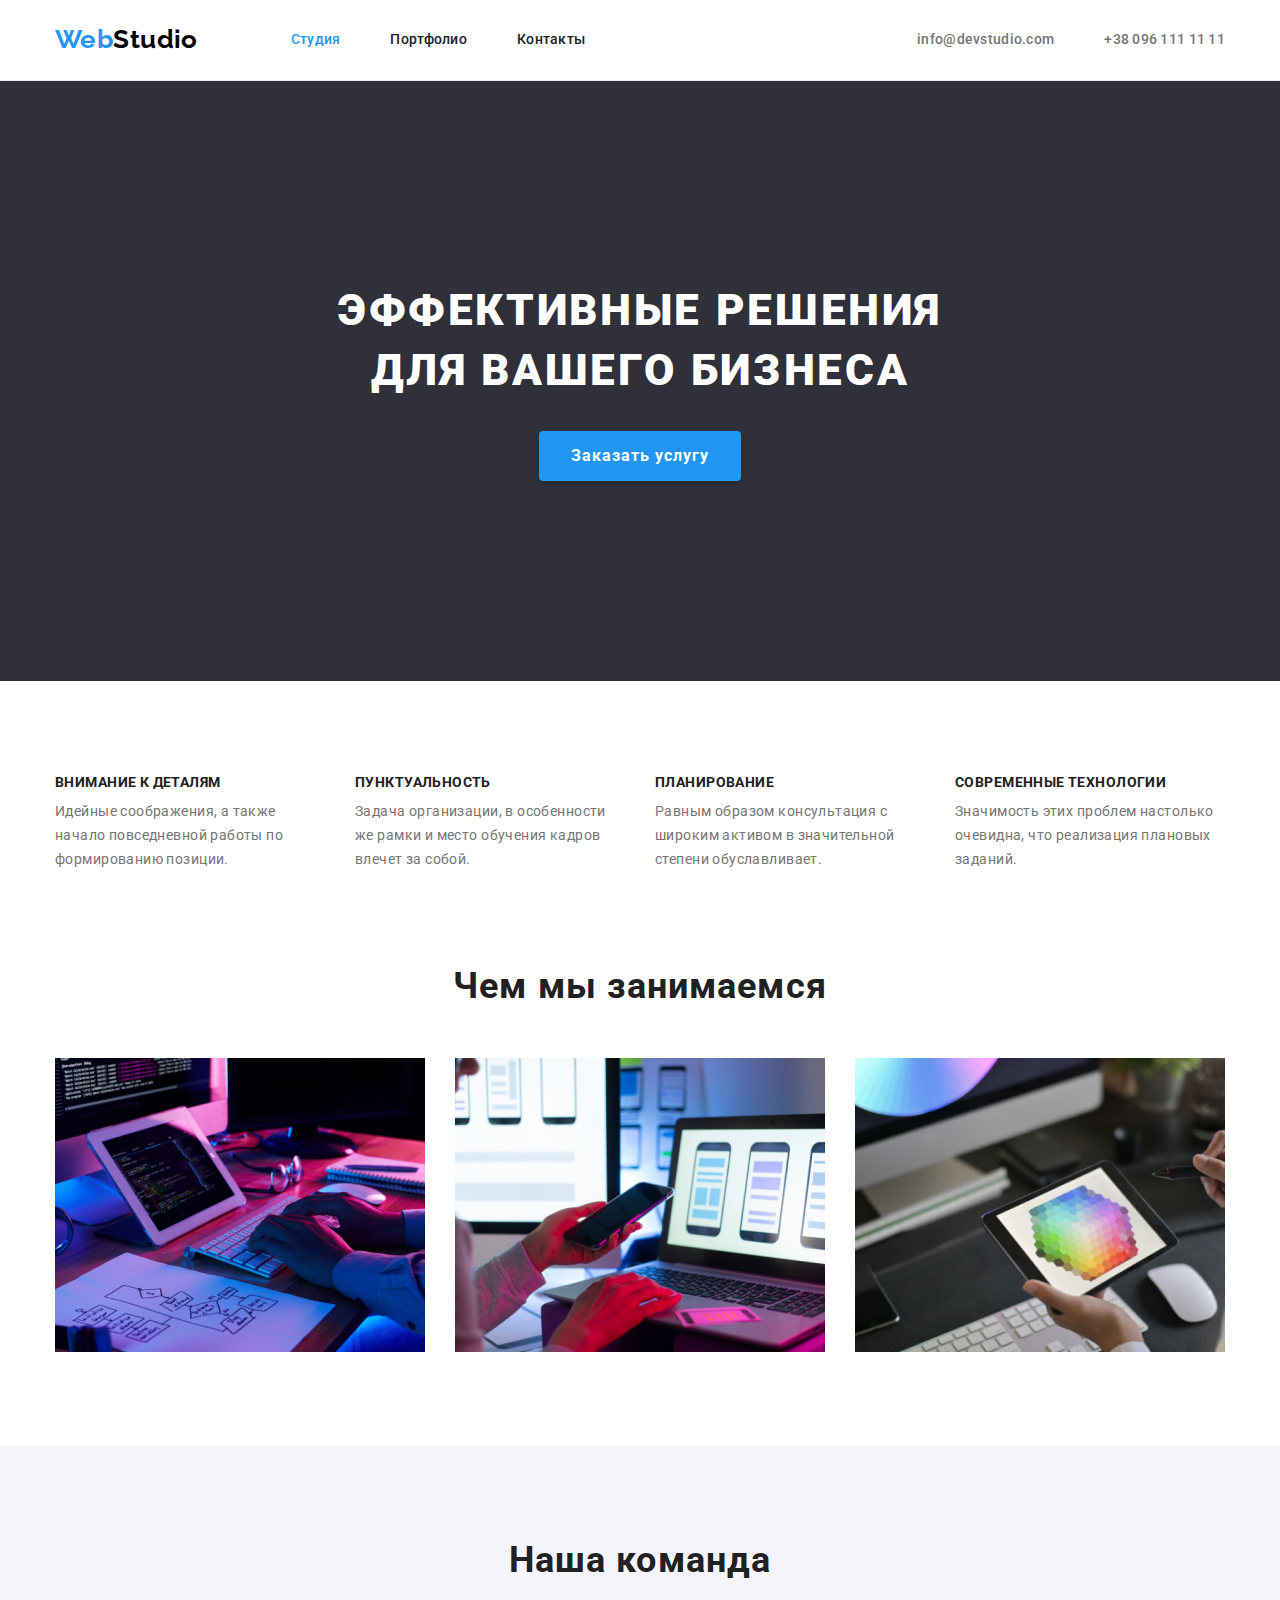
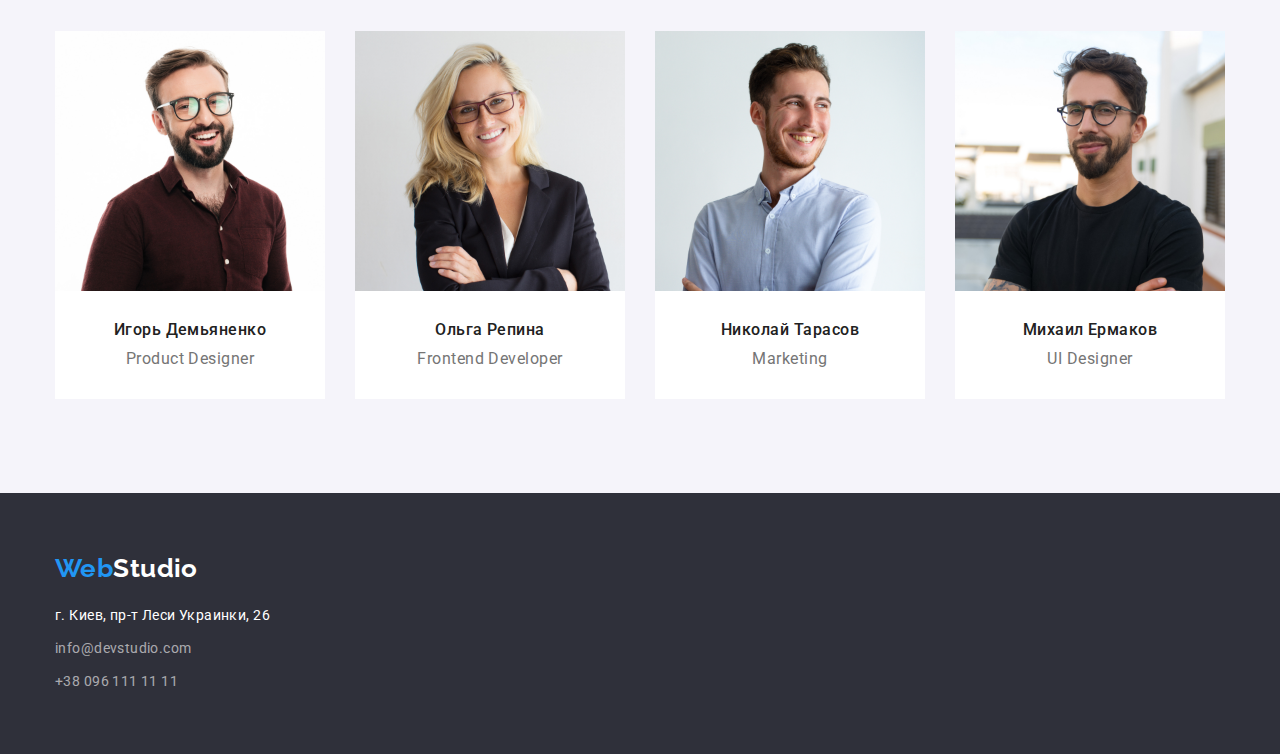
<file: index.html>
<!DOCTYPE html>
<html lang="ru"> 
  <head>
    <meta charset="UTF-8" />
    <meta http-equiv="X-UA-Compatible" content="IE=edge" />
    <meta name="viewport" content="width=device-width, initial-scale=1.0" />
    <title>Document</title>
    <link rel="preconnect" href="https://fonts.googleapis.com">
<link rel="preconnect" href="https://fonts.gstatic.com" crossorigin>
<link href="https://fonts.googleapis.com/css2?family=Raleway:wght@700&family=Roboto:wght@400;500;700;900&display=swap" rel="stylesheet">
 <link rel="stylesheet" href="https://cdnjs.cloudflare.com/ajax/libs/modern-normalize/1.1.0/modern-normalize.min.css">
    <link rel="stylesheet" href="./css/styles.css" />
  </head>
  <body>
    <body>
    <!--Шапка-->
    <header class="page-header">
      <div class="container page-header-container">
      <nav class="page-nav">
        <a class="logo link logo-header"  href="">Web<span class="black-logo">Studio</span></a>
        <ul class="page-header-list list" >
          <li class="page-header-item"><a href="" class="menu-link link current link">Студия</a></li>
          <li class="page-header-item"><a href="./portfolio.html" class="menu-link link">Портфолио</a></li>
          <li class="page-header-item"><a href="" class="menu-link link">Контакты</a></li>
        </ul>
         </nav> 
      <ul class="contact-list list">
        <li class="header-contact-item">
            <a class="contact-link link" href="mailto:info@devstudio.com">info@devstudio.com</a></li>
        <li class="header-contact-item">
            <a class="contact-link link" href="tel:+380961111111">+38 096 111 11 11</a></li>
      </ul>
    </div>
    </header>
    <main>
    <section class="hero">
      <div class="container">
      <h1 class="hero-title">Эффективные решения для вашего бизнеса</h1>
      <button class="button" type="button">Заказать услугу</button>
      </div> 
    </section>
    <section class="section">
      <div class="container">
      <!--Особенности-->
      <h2  class="visually-hidden">Особенности</h2>
      <ul class="feature-list list">
        <li class="feature-list-item">
          <h3 class="feature-subtitle">Внимание к деталям</h3>
          <p class="feature-text">
            Идейные соображения, а также начало повседневной работы по
            формированию позиции.
          </p>
        </li>
        <li class="feature-list-item">
          <h3 class="feature-subtitle">Пунктуальность</h3>
          <p class="feature-text">
            Задача организации, в особенности же рамки и место обучения кадров
            влечет за собой.
          </p>
        </li>
        <li class="feature-list-item">
          <h3 class="feature-subtitle">Планирование</h3>
          <p class="feature-text">
            Равным образом консультация с широким активом в значительной степени
            обуславливает.
          </p>
        </li>
        <li class="feature-list-item">
          <h3 class="feature-subtitle">Современные технологии</h3>
          <p class="feature-text">
            Значимость этих проблем настолько очевидна, что реализация плановых
            заданий.
          </p>
        </li>
      </ul>
      </div>
    </section>
    <section class="we-do section">
      <div class="container">
      <!--Чем мы занимаемся-->
      <h2 class="section-title">Чем мы занимаемся</h2>
      <ul class="we-do-list list">
        <li class="we-do-item">  
            <img class="we-do-img" src="./images/box-1(2).jpg" width="370" alt="photo1" /></li>
        <li class="we-do-item">
                <img class="we-do-img" src="./images/box-2(2).jpg" width="370" alt="photo2" /></li>
        <li class="we-do-item">
            <img class="we-do-img" src="./images/box-3(2).jpg" width="370" alt="photo3" /></li>
      </ul>
      </div>
    </section>
    <section class="section our-team">
      <div class="container">
      <!--Наша команда-->
      <h2 class="section-title">Наша команда</h2>
      <ul class="team-list list">
        <li class="team-list-item">
          <img src="./images/img.jpg" width="270" alt="photo4" />
          <h3 class="team-subtitle">Игорь Демьяненко</h3>
          <p class="team-text">Product Designer</p>
        </li>
        <li class="team-list-item">
          <img src="./images/img(1).jpg" width="270" alt="photo5" />
          <h3 class="team-subtitle">Ольга Репина</h3>
          <p class="team-text">Frontend Developer</p>
        </li>
        <li class="team-list-item">
          <img src="./images/img(2).jpg" width="270" alt="photo6" />
          <h3 class="team-subtitle">Николай Тарасов</h3>
          <p class="team-text">Marketing</p>
        </li>
        <li class="team-list-item">
          <img src="./images/img(3).jpg" width="270" alt="photo7" />
          <h3 class="team-subtitle">Михаил Ермаков</h3>
          <p class="team-text">UI Designer</p>
        </li>
      </ul>
    </div>
    </section>
</main>
<!--Футер-->
<footer class="footer">
  <div class="container">
    <a href="" class="logo link ">Web<span class="white-logo">Studio</span></a>
    <address class="address">
        <ul class="list">
            <li class="footer-link"><a class="footer-contact-link link address"
                 href="https://goo.gl/maps/zsof2jkgk754hyyD6" target="_blank">г. Киев, пр-т Леси Украинки, 26</a></li>
            <li class="footer-link"><a class="footer-contact-link link "
                 href="mailto:info@devstudio.com">info@devstudio.com</a></li>
            <li class="footer-link"><a class="footer-contact-link link "
                 href="tel:+380961111111">+38 096 111 11 11</a></li>
        </ul> 
    </address>
     </div>
</footer>
</body>
</html>
</file>
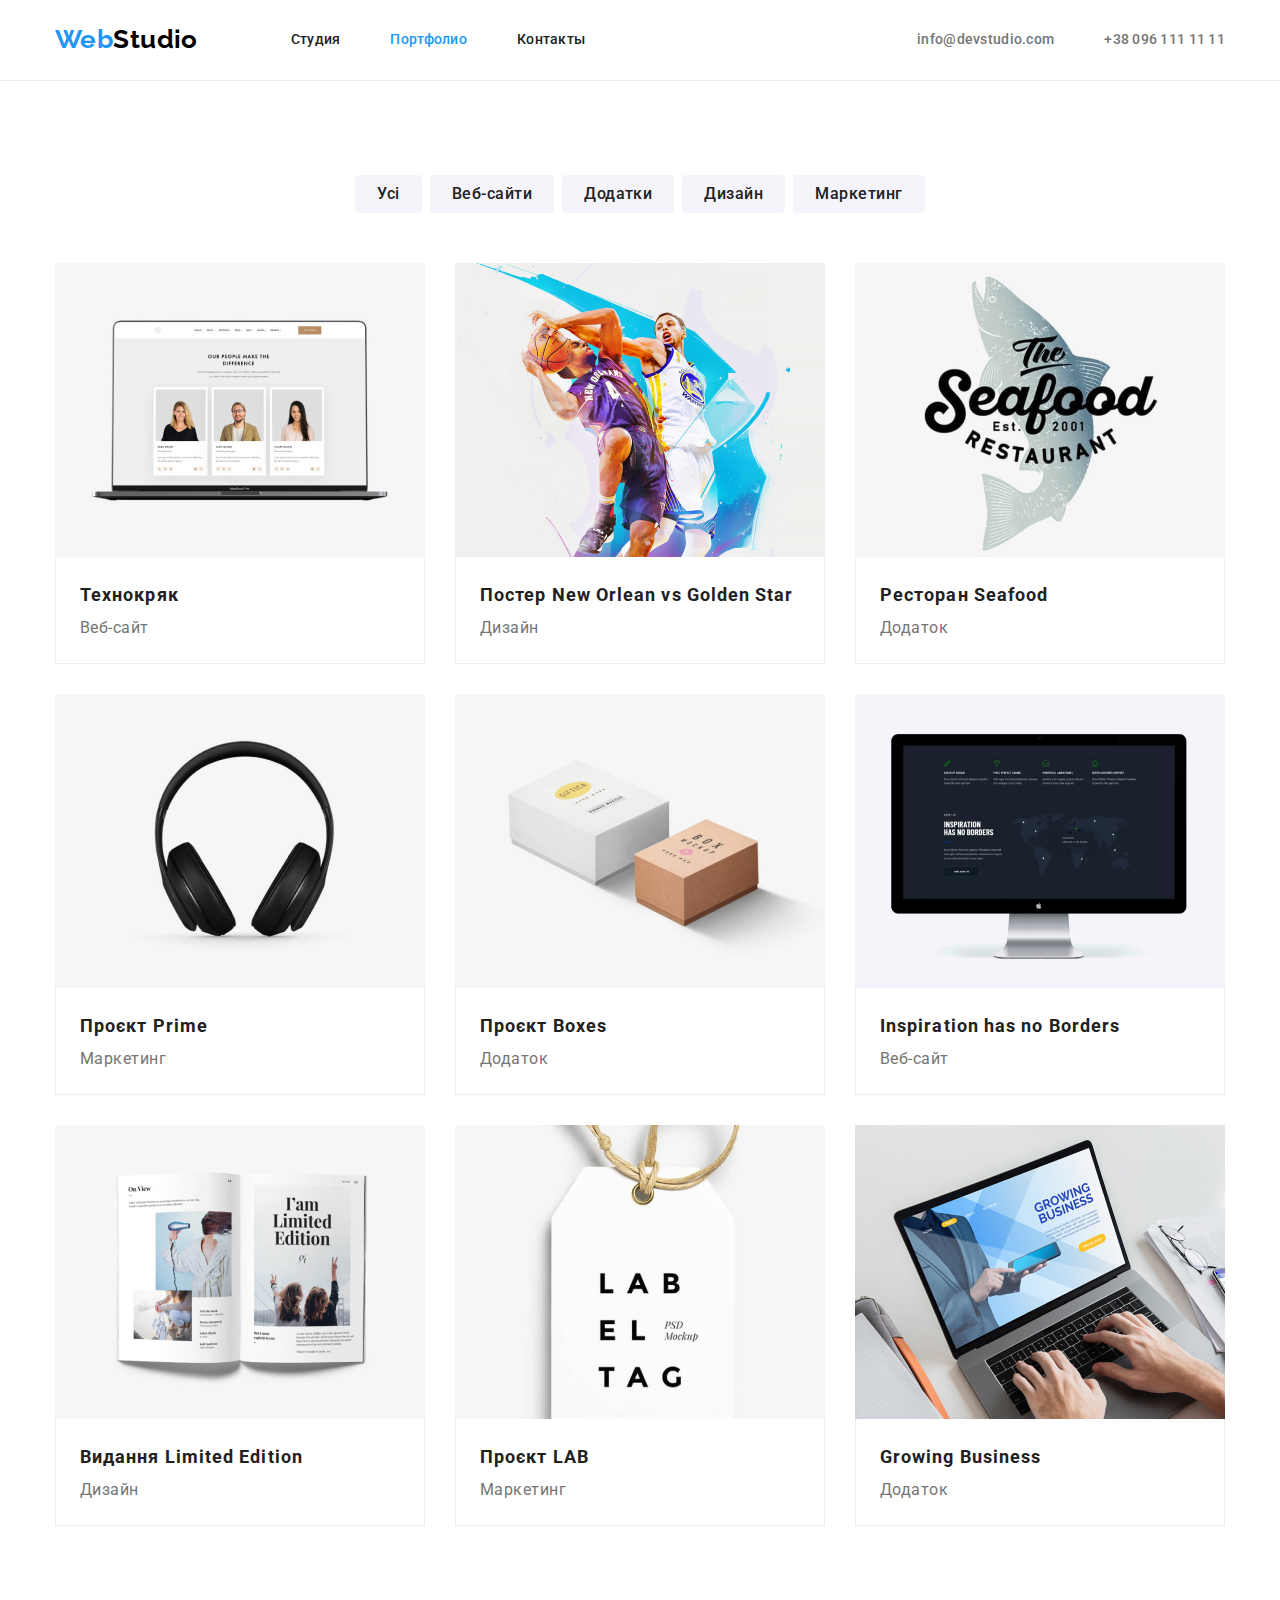
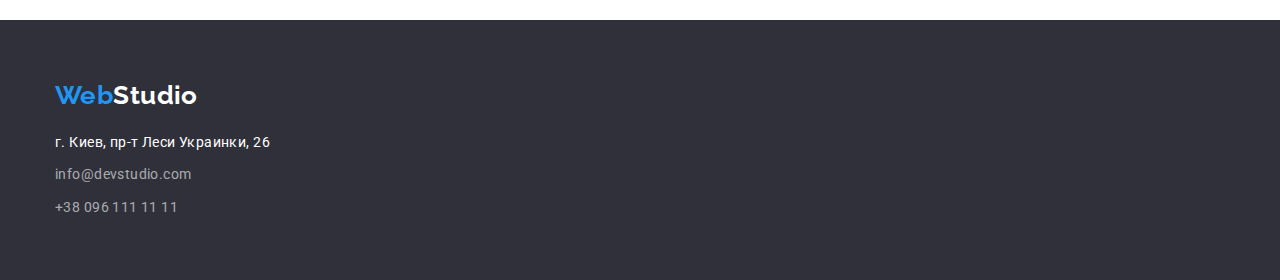
<file: portfolio.html>
<!DOCTYPE html>
<html lang="ru"> 
  <head>
    <meta charset="UTF-8" />
    <meta http-equiv="X-UA-Compatible" content="IE=edge" />
    <meta name="viewport" content="width=device-width, initial-scale=1.0" />
    <title>Document</title>
    <link rel="preconnect" href="https://fonts.googleapis.com">
<link rel="preconnect" href="https://fonts.gstatic.com" crossorigin>
<link href="https://fonts.googleapis.com/css2?family=Raleway:wght@700&family=Roboto:wght@400;500;700;900&display=swap" rel="stylesheet">
<link rel="stylesheet" href="https://cdnjs.cloudflare.com/ajax/libs/modern-normalize/1.1.0/modern-normalize.min.css">
    <link rel="stylesheet" href="./css/styles.css" />
  </head>
  <body>
    <body>
    <!--Шапка-->
     <header class="page-header">
      <div class="container page-header-container">
      <nav class="page-nav">
        <a class="logo link logo-header"  href="">Web<span class="black-logo">Studio</span></a>
        <ul class="page-header-list list" >
          <li class="page-header-item"><a href="./index.html" class="menu-link link ">Студия</a></li>
          <li class="page-header-item"><a href="" class="menu-link link current">Портфолио</a></li>
          <li class="page-header-item"><a href="" class="menu-link link">Контакты</a></li>
        </ul>
         </nav> 
      <ul class="contact-list list">
        <li class="header-contact-item">
            <a class="contact-link link" href="mailto:info@devstudio.com">info@devstudio.com</a></li>
        <li class="header-contact-item">
            <a class="contact-link link" href="tel:+380961111111">+38 096 111 11 11</a></li>
      </ul>
    </div>
    </header>
    <!--Унікальний контент-->
    <main>
      <section class="section">
        <div class="container">
        <h1 class="visually-hidden">Портфоліо</h1>
        <ul class="portfolio list">
          <li><button class="portfolio-button
            " type="button">Усі</button></li>
          <li><button class="portfolio-button" type="button">Веб-сайти</button></li>
          <li><button class="portfolio-button" type="button">Додатки</button></li>
          <li><button class="portfolio-button" type="button">Дизайн</button></li>
          <li><button class="portfolio-button" type="button">Маркетинг</button></li>
        </ul>
        <ul class="examle-list list">
          <li class="example-list-item list">
            <a class=" project-link link" href="">
              <img class="project-img" src="./images/portfolio/img1.jpg" width="370" alt="photo1" />
              <div class="project-caption">
              <h2 class="portfolio-title">Технокряк</h2>
              <p class="potfolio-text">Веб-сайт</p> 
              </div>
            </a>
          </li>
          <li class="example-list-item list">
            <a class=" project-link link" href="">
              <img class="project-img" src="./images/portfolio/img2.jpg" width="370" alt="photo2" />
              <div class="project-caption">
              <h2 class="portfolio-title">Постер New Orlean vs Golden Star</h2>
              <p class="potfolio-text">Дизайн</p>
              </div>
              
            </a>
          </li>
          <li class="example-list-item list">
            <a class="project-link link" href="">
              <img class="project-img" src="./images/portfolio/img3.jpg" width="370" alt="photo3" />
              <div class="project-caption">
              <h2 class="portfolio-title">Ресторан Seafood</h2>
              <p class="potfolio-text">Додаток</p>
              </div>
            </a>
          </li>
          <li class="example-list-item list">
            <a class="project-link link">
              <img class="project-img" src="./images/portfolio/img4.jpg" width="370" alt="photo4" />
              <div class="project-caption">
              <h2 class="portfolio-title">Проєкт Prime</h2>
              <p class="potfolio-text">Маркетинг</p>
              </div>
            </a>
          </li>
          <li class="example-list-item list">
            <a class="project-link link" href="">
              <img class="project-img" src="./images/portfolio/img5.jpg" width="370" alt="photo5" />
              <div class="project-caption">
              <h2 class="portfolio-title">Проєкт Boxes</h2>
              <p class="potfolio-text">Додаток</p>
              </div>
            </a>
          </li>
          <li class="example-list-item list">
            <a class="project-link link" href="">
              <img class="project-img" src="./images/portfolio/img6.jpg" width="370" alt="photo6" />
              <div class="project-caption">
              <h2 class="portfolio-title">Inspiration has no Borders</h2>
              <p class="potfolio-text">Веб-сайт</p>
              </div>
            </a>
          </li>
          <li class="example-list-item list">
            <a class="project-link link" href="">
              <img class="project-img" src="./images/portfolio/img7.jpg" width="370" alt="photo7" />
              <div class="project-caption">
              <h2 class="portfolio-title">Видання Limited Edition</h2>
              <p class="potfolio-text">Дизайн</p>
              </div>
            </a>
          </li>
          <li class="example-list-item list">
            <a class="project-link link" href="">
              <img class="project-img" src="./images/portfolio/img8.jpg" width="370" alt="photo8" />
              <div class="project-caption">
              <h2 class="portfolio-title">Проєкт LAB</h2>
              <p class="potfolio-text">Маркетинг</p>
              </div>
            </a>
          </li>
          <li class="example-list-item list">
            <a class="project-link link" href="">
              <img class="project-img" src="./images/portfolio/img9.jpg" width="370" alt="photo9" />
              <div class="project-caption">
              <h2 class="portfolio-title">Growing Business</h2>
              <p class="potfolio-text">Додаток</p>
              </div>
            </a>
          </li>
        </ul>
        </div>
      </section>
    </main>
    <!--Футер-->
   <footer class="footer">
  <div class="container">
    <a href="" class="logo link ">Web<span class="white-logo">Studio</span></a>
    <address class="address">
        <ul class="list">
            <li class="footer-link"><a class="footer-contact-link link address"
                 href="https://goo.gl/maps/zsof2jkgk754hyyD6" target="_blank">г. Киев, пр-т Леси Украинки, 26</a></li>
            <li class="footer-link"><a class="footer-contact-link link "
                 href="mailto:info@devstudio.com">info@devstudio.com</a></li>
            <li class="footer-link"><a class="footer-contact-link link "
                 href="tel:+380961111111">+38 096 111 11 11</a></li>
        </ul> 
    </address>
     </div>
</footer>
</html>
  </body>
</file>
<file: css/styles.css>
/* Палітра кольорів */
/* Колір акценту #2196F3;*/
/* Чорний #000000 */
/* Колір заголовків #212121 */
/* Колір основного тексту #757575 */
/* Додатковий колір фону #2F303A */
/* Колір другорядного тексту #F5F4FA */
/* Основний колір фону #FFFFFF */

:root {
  --primary-text-color: #757575;
  --title-text-color: #212121;
  --accent-color: #2196f3;
  --primary-bg-color: #ffffff;
  --background-color-title: #2f303a;
  --primary-font: "Roboto";
  --secondary-font: "Raleway";
  --black-color: #000000;
  --team-background: #f5f4fa;
  --color-link-footer: rgba(255, 255, 255, 0.6);
  --hero-btn-shadow: rgba(0, 0, 0, 0.15);
  --border-header: #ececec;
}

.visually-hidden {
  position: absolute;
  width: 1px;
  height: 1px;
  margin: -1px;
  padding: 0;
  overflow: hidden;
  border: 0;
  clip: rect(0 0 0 0);
}

.list {
  padding: 0;
  margin: 0;
  list-style: none;
}

.link {
  text-decoration: none;
  font-style: normal;
}

h1,
h2,
h3,
h4,
h5,
h6,
p {
  margin: 0;
}

img {
  display: block;
}

.address {
  font-style: none;
}

body {
  font-family: "Roboto", sans-serif;
  font-size: 14px;
  letter-spacing: 0.03em;
  color: var(--primary-text-color);
  background-color: var(--primary-bg-color);
}

.container {
  width: 1200px;
  margin-left: auto;
  margin-right: auto;
  padding-left: 15px;
  padding-right: 15px;
}

.section {
  padding-top: 94px;
  padding-bottom: 94px;
}

/* ===HEADER=== */

.page-header {
  border-bottom: 1px solid var(--border-header);
}

.page-header-container {
  display: flex;
  align-items: center;
}

.page-header-list {
  display: flex;
  align-items: center;
  gap: 50px;
}
.page-nav {
  display: flex;
}

.contact-list {
  align-items: center;
  column-gap: 50px;
  display: flex;
  margin-left: auto;
}
.logo-header {
  padding-top: 24px;
  padding-bottom: 25px;
  margin-right: 93px;
}

.logo {
  font-family: "Raleway", sans-serif;
  font-weight: 700;
  font-size: 26px;
  line-height: 1.19;
  color: var(--accent-color);
}

.black-logo {
  color: var(--black-color);
}

.menu-link {
  font-weight: 500;
  line-height: 1.14;
  letter-spacing: 0.02em;

  color: var(--title-text-color);
}

.menu-link:hover,
.menu-link:focus {
  color: var(--accent-color);
}

.current {
  color: var(--accent-color);
}

.contact-link {
  padding-top: 32px;
  padding-bottom: 32px;
  font-weight: 500;
  line-height: 1.14;
  letter-spacing: 0.02em;

  color: var(--primary-text-color);
}

.contact-link:hover,
.contact-link:focus {
  color: var(--accent-color);
}

/* ===HERO=== */

.hero {
  text-align: center;
  background-color: var(--background-color-title);
  padding-top: 200px;
  padding-bottom: 200px;
}

.hero-title {
  width: 696px;
  margin-right: auto;
  margin-left: auto;
  font-weight: 900;
  font-size: 44px;
  line-height: 1.36;
  letter-spacing: 0.06em;
  text-transform: uppercase;

  color: var(--primary-bg-color);
  text-align: center;
}
.button {
  border: none;
  display: inline-block;
  margin: 30px auto 0;
  display: block;
  padding: 10px 32px;
  box-shadow: 0px 4px 4px var(--hero-btn-shadow);
  border-radius: 4px;
  font-family: "Roboto", sans-serif;
  font-weight: 700;
  font-size: 16px;
  line-height: 1.87;
  letter-spacing: 0.06em;

  color: var(--primary-bg-color);
  background: var(--accent-color);
}

/* --FEATURES-- */

.feature-subtitle {
  margin-bottom: 10px;
  font-weight: 700;
  font-size: 14px;
  line-height: 1.14;
  text-transform: uppercase;

  color: var(--title-text-color);
}

.feature-list {
  display: flex;
  column-gap: 30px;
}

.feature-list-item {
  width: calc((100% - 90px) / 4);
}

.feature-text {
  line-height: 1.7;
}

/* ===What we do==== */

.we-do-list {
  display: flex;
}

.we-do {
  padding-top: 0;
  padding-bottom: 94px;
}

.we-do-list {
  column-gap: 30px;
}

.we-do section {
  padding-top: 0;
}

.section-title {
  margin-bottom: 50px;
  font-weight: 700;
  font-size: 36px;
  line-height: 1.16;
  text-align: center;
  letter-spacing: 0.03em;

  color: var(--title-text-color);
}

/* ====OUR TEAM==== */

.team-subtitle {
  margin-top: 30px;
  margin-bottom: 10px;
  font-weight: 500;
  font-size: 16px;
  line-height: 1.18;
  text-align: center;
  letter-spacing: 0.03em;

  color: var(--title-text-color);
}

.team-list {
  display: flex;
  flex-wrap: wrap;
  margin: -15;
  column-gap: 30px;
}

.team-list-item {
  background-color: var(--primary-bg-color);
}

.team-text {
  margin-bottom: 30px;
  font-size: 16px;
  line-height: 1.18;
  text-align: center;
  letter-spacing: 0.03em;
}

.our-team {
  background-color: var(--team-background);
}

/* ====FOOTER==== */

.footer {
  padding-top: 60px;
  padding-bottom: 60px;
  background-color: var(--background-color-title);
}

.footer-link:not(:last-child) {
  margin-bottom: 9px;
}

.logo-link {
  margin-bottom: 20px;
  display: inline-block;
}

.white-logo {
  color: var(--primary-bg-color);
}

.footer-contact-link {
  line-height: 1.71;
  color: var(--color-link-footer);
}

.address {
  margin-top: 20px;
}

/* ====PORTFOLIO==== */

.portfolio-button {
  border: none;
  font-family: "Roboto", sans-serif;
  font-weight: 500;
  font-size: 16px;
  line-height: 1.62;
  text-align: center;
  letter-spacing: 0.03em;
  padding: 6px 22px;
  border-radius: 4px;

  color: var(--title-text-color);
  background-color: var(--team-background);
}

.portfolio-button:hover,
.portfolio-button:focus {
  color: var(--primary-bg-color);
  background-color: var(--accent-color);
}

.portfolio-title {
  font-weight: 700;
  font-size: 18px;
  line-height: 2;

  letter-spacing: 0.06em;

  color: var(--title-text-color);
}

.portfolio {
  display: flex;
  margin-bottom: 50px;
  column-gap: 8px;
  justify-content: center;
}

.examle-list {
  gap: 30px;
  display: flex;
  flex-wrap: wrap;
}

.project-caption {
  padding: 20px 24px;
  border: 1px solid #eeeeee;
  border-top: none;
}

.potfolio-text {
  font-size: 16px;
  line-height: 1.87;
  letter-spacing: 0.03em;

  color: var(--primary-text-color);
}

.address {
  color: #ffffff;
}
</file>
